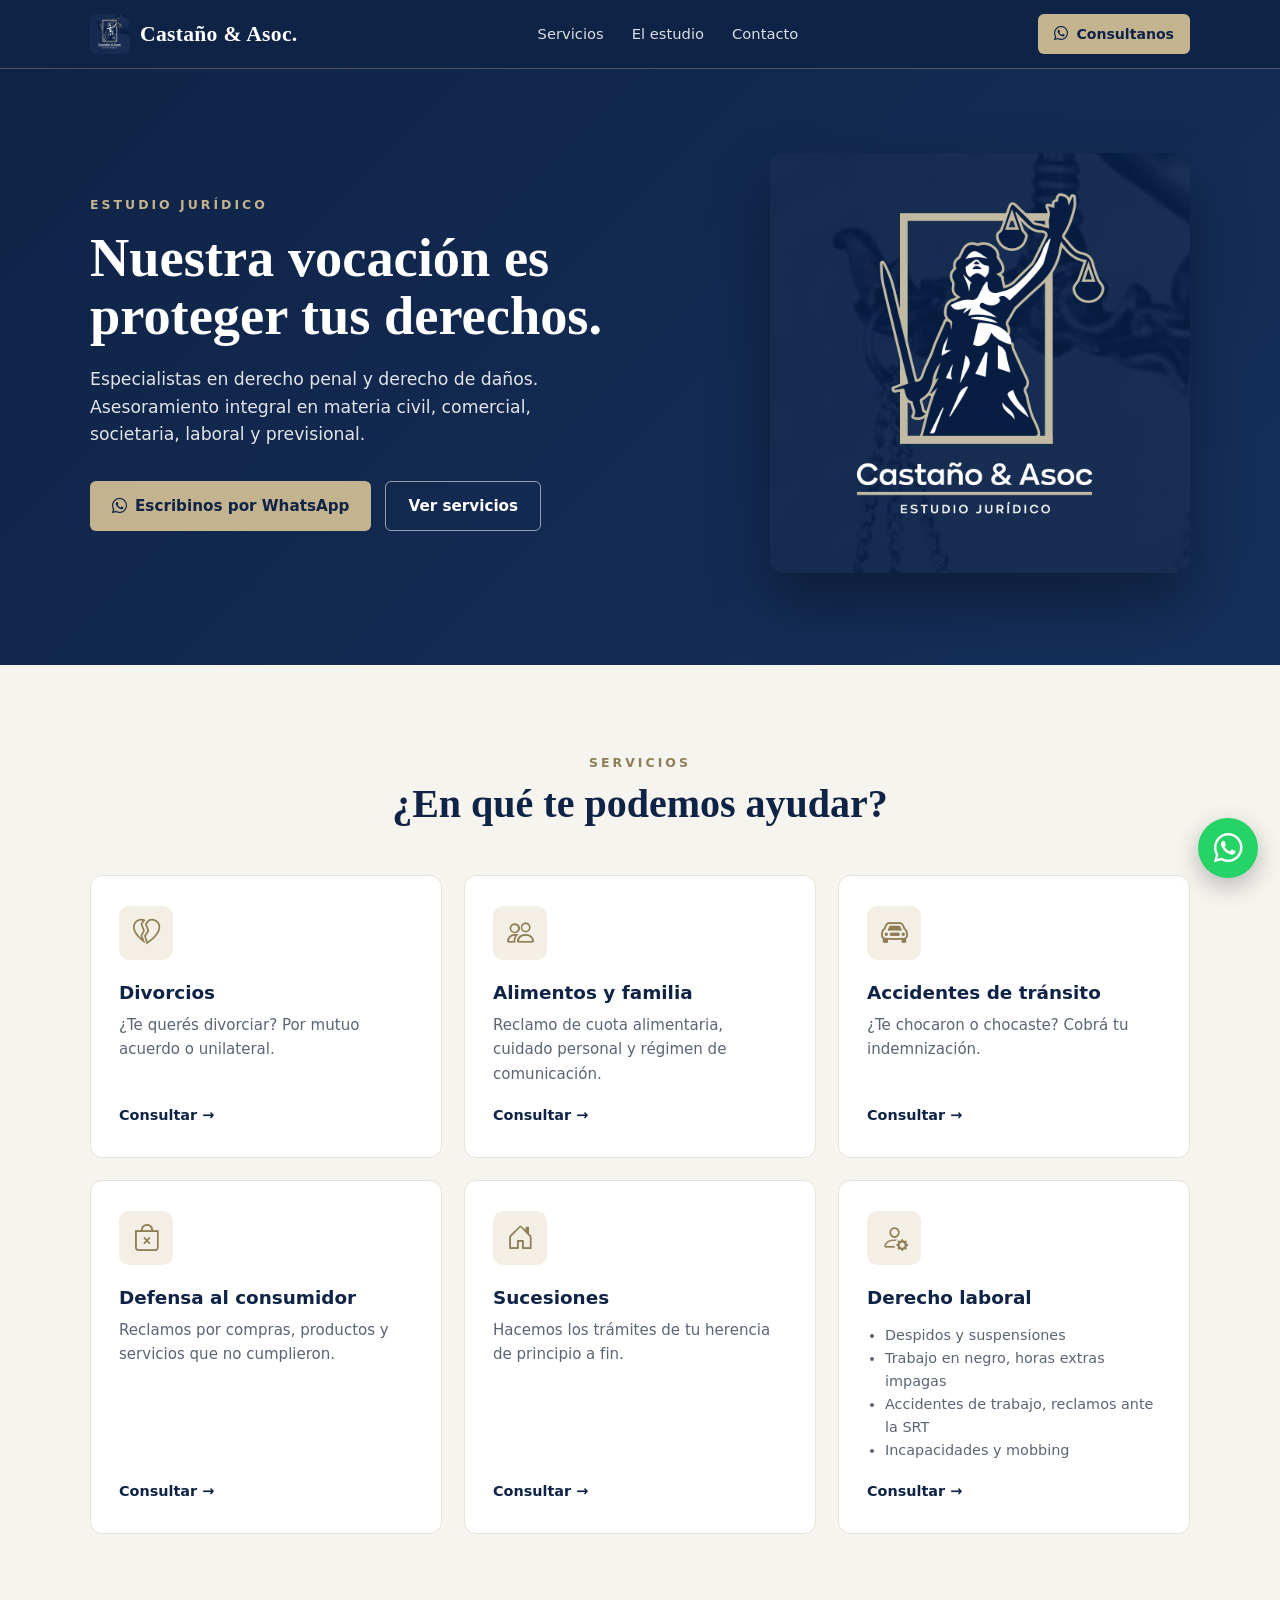
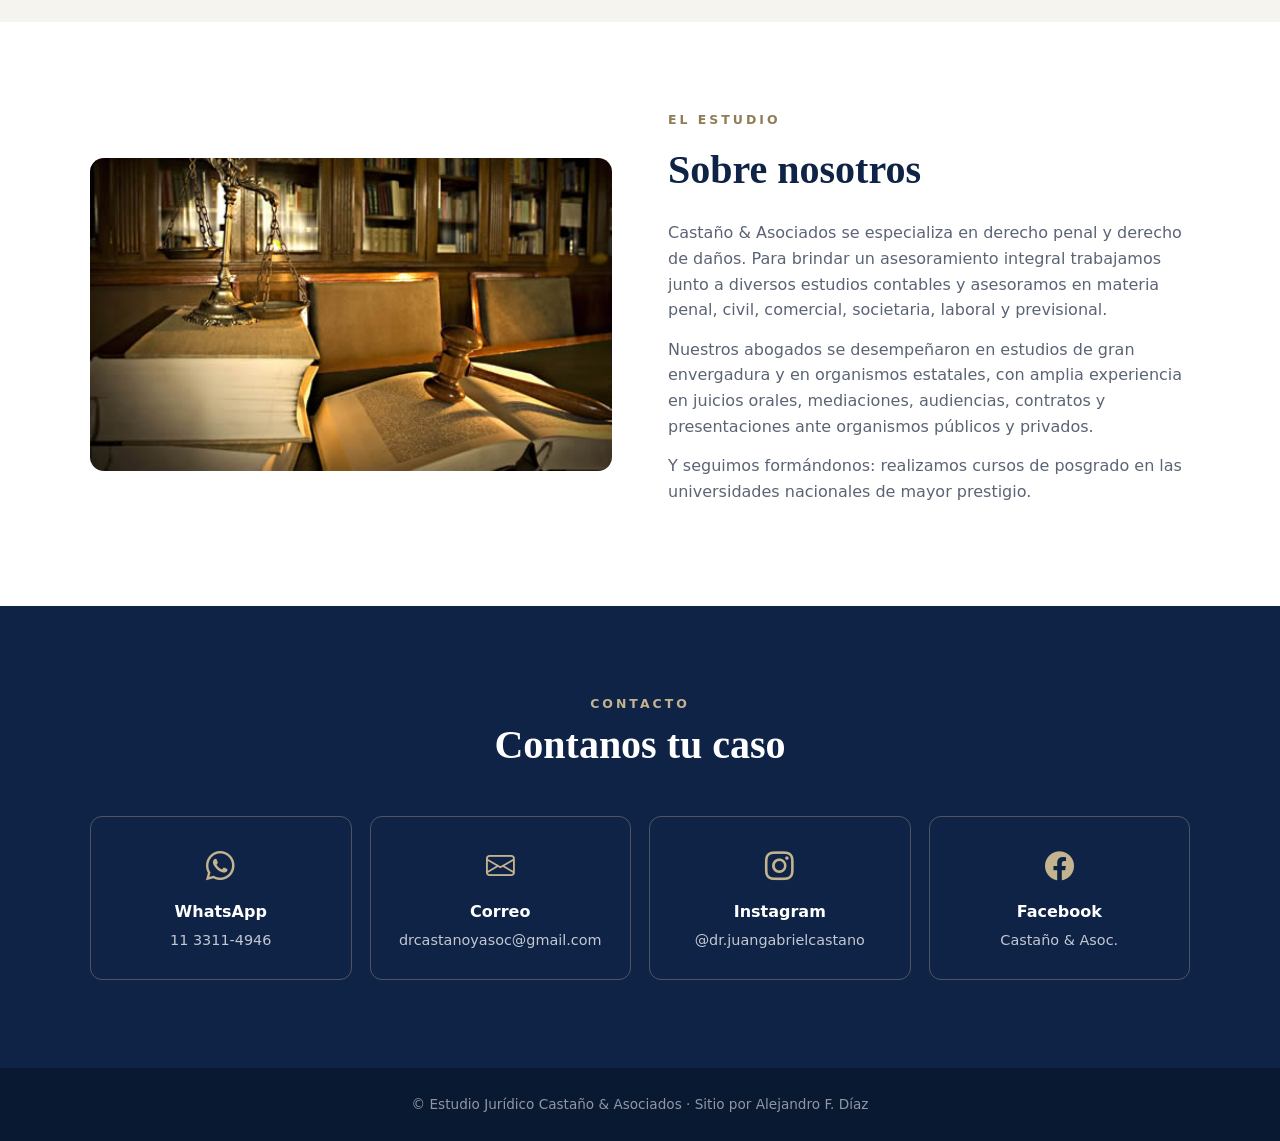
<file: index.html>
<!DOCTYPE html>
<html lang="es">
<head>
<meta charset="UTF-8">
<meta name="viewport" content="width=device-width, initial-scale=1">
<meta http-equiv="Content-Security-Policy" content="default-src 'none'; style-src 'self' https://fonts.googleapis.com https://cdn.jsdelivr.net; font-src https://fonts.gstatic.com https://cdn.jsdelivr.net; img-src 'self'; base-uri 'none'; form-action 'none'; upgrade-insecure-requests">
<meta name="referrer" content="strict-origin-when-cross-origin">
<title>Estudio Jurídico Castaño &amp; Asociados — Abogados</title>
<meta name="description" content="Estudio Jurídico Castaño &amp; Asociados: divorcios, alimentos, accidentes de tránsito, defensa al consumidor, sucesiones y derecho laboral. Consultanos por WhatsApp.">
<meta name="theme-color" content="#0f2346">
<meta property="og:type" content="website">
<meta property="og:title" content="Estudio Jurídico Castaño &amp; Asociados">
<meta property="og:description" content="Nuestra vocación es proteger tus derechos. Consultanos por WhatsApp.">
<meta property="og:image" content="https://castanoyasoc-30ce2.web.app/img/logo-castano.png">
<link rel="icon" type="image/png" sizes="48x48" href="img/android-icon-48x48.png">
<link rel="apple-touch-icon" href="img/android-chrome-192x192.png">
<link rel="preconnect" href="https://fonts.googleapis.com">
<link rel="preconnect" href="https://fonts.gstatic.com" crossorigin>
<link href="https://fonts.googleapis.com/css2?family=Cormorant+Garamond:wght@600;700&family=Inter:wght@400;500;600&display=swap" rel="stylesheet">
<link rel="stylesheet" href="https://cdn.jsdelivr.net/npm/bootstrap-icons@1.11.3/font/bootstrap-icons.min.css" integrity="sha384-XGjxtQfXaH2tnPFa9x+ruJTuLE3Aa6LhHSWRr1XeTyhezb4abCG4ccI5AkVDxqC+" crossorigin="anonymous">
<link rel="stylesheet" href="estilo.css">
</head>
<body>
<header><div class="wrap">
  <a class="marca" href="#inicio"><img src="img/android-chrome-192x192.png" alt="">Castaño &amp; Asoc.</a>
  <nav><a href="#servicios">Servicios</a><a href="#estudio">El estudio</a><a href="#contacto">Contacto</a></nav>
  <a class="btn btn-oro" href="https://wa.me/5491133114946?text=Hola%2C%20quiero%20hacer%20una%20consulta." target="_blank" rel="noopener"><i class="bi bi-whatsapp"></i><span>Consultanos</span></a>
</div></header>

<main>
<div class="hero" id="inicio"><div class="wrap">
  <div>
    <div class="eyebrow">Estudio Jurídico</div>
    <h1>Nuestra vocación es proteger tus derechos.</h1>
    <p>Especialistas en derecho penal y derecho de daños. Asesoramiento integral en materia civil, comercial, societaria, laboral y previsional.</p>
    <div class="acciones">
      <a class="btn btn-oro" href="https://wa.me/5491133114946?text=Hola%2C%20quiero%20hacer%20una%20consulta." target="_blank" rel="noopener"><i class="bi bi-whatsapp"></i>Escribinos por WhatsApp</a>
      <a class="btn btn-linea" href="#servicios">Ver servicios</a>
    </div>
  </div>
  <img src="img/logo-castano.png" alt="Logo de Castaño &amp; Asociados, Estudio Jurídico" width="420" height="420">
</div></div>

<section class="servicios" id="servicios"><div class="wrap">
  <div class="titulo"><div class="eyebrow">Servicios</div><h2>¿En qué te podemos ayudar?</h2></div>
  <div class="grilla">
    <div class="card"><i class="bi bi-heartbreak ico" aria-hidden="true"></i><h3>Divorcios</h3><p>¿Te querés divorciar? Por mutuo acuerdo o unilateral.</p><a class="mas" href="https://wa.me/5491133114946?text=Hola%2C%20quiero%20consultar%20por%20un%20divorcio." target="_blank" rel="noopener">Consultar →</a></div>
    <div class="card"><i class="bi bi-people ico" aria-hidden="true"></i><h3>Alimentos y familia</h3><p>Reclamo de cuota alimentaria, cuidado personal y régimen de comunicación.</p><a class="mas" href="https://wa.me/5491133114946?text=Hola%2C%20quiero%20consultar%20por%20alimentos%20y%20familia." target="_blank" rel="noopener">Consultar →</a></div>
    <div class="card"><i class="bi bi-car-front ico" aria-hidden="true"></i><h3>Accidentes de tránsito</h3><p>¿Te chocaron o chocaste? Cobrá tu indemnización.</p><a class="mas" href="https://wa.me/5491133114946?text=Hola%2C%20quiero%20consultar%20por%20un%20accidente%20de%20tr%C3%A1nsito." target="_blank" rel="noopener">Consultar →</a></div>
    <div class="card"><i class="bi bi-bag-x ico" aria-hidden="true"></i><h3>Defensa al consumidor</h3><p>Reclamos por compras, productos y servicios que no cumplieron.</p><a class="mas" href="https://wa.me/5491133114946?text=Hola%2C%20quiero%20consultar%20por%20defensa%20al%20consumidor." target="_blank" rel="noopener">Consultar →</a></div>
    <div class="card"><i class="bi bi-house-door ico" aria-hidden="true"></i><h3>Sucesiones</h3><p>Hacemos los trámites de tu herencia de principio a fin.</p><a class="mas" href="https://wa.me/5491133114946?text=Hola%2C%20quiero%20consultar%20por%20una%20sucesi%C3%B3n." target="_blank" rel="noopener">Consultar →</a></div>
    <div class="card"><i class="bi bi-person-gear ico" aria-hidden="true"></i><h3>Derecho laboral</h3><ul><li>Despidos y suspensiones</li><li>Trabajo en negro, horas extras impagas</li><li>Accidentes de trabajo, reclamos ante la SRT</li><li>Incapacidades y mobbing</li></ul><a class="mas" href="https://wa.me/5491133114946?text=Hola%2C%20quiero%20consultar%20por%20un%20tema%20laboral." target="_blank" rel="noopener">Consultar →</a></div>
  </div>
</div></section>

<section class="estudio" id="estudio"><div class="wrap">
  <img src="img/bufete-de-abogados-1.jpg" alt="Oficina del estudio" loading="lazy">
  <div>
    <div class="eyebrow">El estudio</div>
    <h2>Sobre nosotros</h2>
    <p>Castaño &amp; Asociados se especializa en derecho penal y derecho de daños. Para brindar un asesoramiento integral trabajamos junto a diversos estudios contables y asesoramos en materia penal, civil, comercial, societaria, laboral y previsional.</p>
    <p>Nuestros abogados se desempeñaron en estudios de gran envergadura y en organismos estatales, con amplia experiencia en juicios orales, mediaciones, audiencias, contratos y presentaciones ante organismos públicos y privados.</p>
    <p>Y seguimos formándonos: realizamos cursos de posgrado en las universidades nacionales de mayor prestigio.</p>
  </div>
</div></section>

<section class="contacto" id="contacto"><div class="wrap">
  <div class="titulo"><div class="eyebrow">Contacto</div><h2>Contanos tu caso</h2></div>
  <div class="canales">
    <a class="canal" href="https://wa.me/5491133114946?text=Hola%2C%20quiero%20hacer%20una%20consulta." target="_blank" rel="noopener"><i class="bi bi-whatsapp" aria-hidden="true"></i><div><b>WhatsApp</b><span>11 3311-4946</span></div></a>
    <a class="canal" href="mailto:drcastanoyasoc@gmail.com?subject=Consulta%20desde%20la%20web"><i class="bi bi-envelope" aria-hidden="true"></i><div><b>Correo</b><span>drcastanoyasoc@gmail.com</span></div></a>
    <a class="canal" href="https://www.instagram.com/dr.juangabrielcastano/" target="_blank" rel="noopener"><i class="bi bi-instagram" aria-hidden="true"></i><div><b>Instagram</b><span>@dr.juangabrielcastano</span></div></a>
    <a class="canal" href="https://www.facebook.com/profile.php?id=100085664975216" target="_blank" rel="noopener"><i class="bi bi-facebook" aria-hidden="true"></i><div><b>Facebook</b><span>Castaño &amp; Asoc.</span></div></a>
  </div>
</div></section>
</main>

<footer>© Estudio Jurídico Castaño &amp; Asociados · Sitio por Alejandro F. Díaz</footer>
<a class="wsp" href="https://wa.me/5491133114946?text=Hola%2C%20quiero%20hacer%20una%20consulta." target="_blank" rel="noopener" aria-label="Escribinos por WhatsApp"><i class="bi bi-whatsapp"></i></a>
</body>
</html>
</file>
<file: estilo.css>
/* Estudio Jurídico Castaño & Asociados — colores tomados del logo */
:root{--azul:#0f2346;--azul2:#16305c;--oro:#c3b38f;--oro2:#8f7d55;--tinta:#1c2333;--gris:#5b6475;--fondo:#f6f4ef}
*{box-sizing:border-box;margin:0;padding:0}
html{scroll-behavior:smooth;scroll-padding-top:76px}
body{font-family:Inter,system-ui,-apple-system,"Segoe UI",sans-serif;color:var(--tinta);background:#fff;line-height:1.6}
a{color:inherit;text-decoration:none}
img{max-width:100%}
.wrap{max-width:1140px;margin:0 auto;padding:0 20px}

/* Barra superior */
header{position:sticky;top:0;z-index:10;background:var(--azul);color:#fff;border-bottom:1px solid rgba(195,179,143,.35)}
header .wrap{display:flex;align-items:center;justify-content:space-between;height:68px;gap:16px}
.marca{display:flex;align-items:center;gap:10px;font-family:'Cormorant Garamond',Georgia,serif;font-size:1.35rem;font-weight:700;letter-spacing:.3px}
.marca img{width:40px;height:40px;border-radius:6px}
header nav{display:flex;gap:28px;font-size:.92rem}
header nav a{opacity:.85}
header nav a:hover{opacity:1;color:var(--oro)}

/* Botones */
.btn{display:inline-flex;align-items:center;gap:8px;padding:12px 22px;border-radius:6px;font-weight:600;font-size:.95rem;transition:transform .15s,box-shadow .15s}
.btn:hover{transform:translateY(-1px);box-shadow:0 6px 18px rgba(0,0,0,.18)}
.btn-oro{background:var(--oro);color:var(--azul)}
.btn-linea{border:1.5px solid rgba(255,255,255,.55);color:#fff}
header .btn{padding:9px 16px;font-size:.88rem}

/* Portada */
.hero{background:linear-gradient(135deg,var(--azul) 0%,var(--azul2) 100%);color:#fff;padding:84px 0 92px}
.hero .wrap{display:grid;grid-template-columns:1.25fr 1fr;gap:56px;align-items:center}
.eyebrow{color:var(--oro);letter-spacing:3px;font-size:.78rem;font-weight:600;text-transform:uppercase}
.hero h1{font-family:'Cormorant Garamond',Georgia,serif;font-size:3.4rem;line-height:1.08;margin:14px 0 20px;font-weight:700}
.hero p{font-size:1.08rem;opacity:.88;max-width:520px}
.acciones{display:flex;gap:14px;margin-top:32px;flex-wrap:wrap}
.hero img{width:100%;max-width:420px;justify-self:end;border-radius:14px;box-shadow:0 30px 60px rgba(0,0,0,.35)}

/* Secciones */
section{padding:88px 0}
.titulo{text-align:center;margin-bottom:48px}
.titulo h2{font-family:'Cormorant Garamond',Georgia,serif;font-size:2.5rem;color:var(--azul);margin-top:8px;line-height:1.15}
.titulo .eyebrow{color:var(--oro2)}

/* Servicios */
.servicios{background:var(--fondo)}
.grilla{display:grid;grid-template-columns:repeat(3,1fr);gap:22px}
.card{background:#fff;border:1px solid #e7e2d6;border-radius:12px;padding:30px 28px;display:flex;flex-direction:column;transition:border-color .15s,box-shadow .15s}
.card:hover{border-color:var(--oro);box-shadow:0 12px 28px rgba(15,35,70,.08)}
.card .ico{font-size:1.7rem;color:var(--oro2);background:#f3efe4;width:54px;height:54px;border-radius:10px;display:grid;place-items:center;margin-bottom:18px}
.card h3{font-size:1.15rem;color:var(--azul);margin-bottom:6px}
.card p{color:var(--gris);font-size:.94rem}
.card ul{color:var(--gris);font-size:.9rem;margin:6px 0 0 18px}
.card .mas{margin-top:auto;padding-top:18px;color:var(--azul);font-weight:600;font-size:.9rem}
.card .mas:hover{color:var(--oro2)}

/* El estudio */
.estudio .wrap{display:grid;grid-template-columns:1fr 1fr;gap:56px;align-items:center}
.estudio img{width:100%;border-radius:14px}
.estudio h2{font-family:'Cormorant Garamond',Georgia,serif;font-size:2.5rem;color:var(--azul);margin:8px 0 18px}
.estudio p{color:var(--gris);margin-bottom:14px}
.estudio .eyebrow{color:var(--oro2)}

/* Contacto */
.contacto{background:var(--azul);color:#fff}
.contacto .titulo h2{color:#fff}
.contacto .titulo .eyebrow{color:var(--oro)}
.canales{display:grid;grid-template-columns:repeat(4,1fr);gap:18px}
.canal{border:1px solid rgba(195,179,143,.35);border-radius:12px;padding:26px;text-align:center;transition:background .15s}
.canal:hover{background:rgba(255,255,255,.05)}
.canal i{font-size:1.8rem;color:var(--oro)}
.canal b{display:block;margin:10px 0 2px}
.canal span{opacity:.75;font-size:.9rem;word-break:break-word}

footer{background:#0a1932;color:rgba(255,255,255,.55);text-align:center;font-size:.85rem;padding:26px 20px}

/* Botón flotante de WhatsApp */
.wsp{position:fixed;right:22px;bottom:22px;z-index:20;width:60px;height:60px;border-radius:50%;background:#25d366;color:#fff;display:grid;place-items:center;font-size:1.8rem;box-shadow:0 8px 24px rgba(0,0,0,.25)}

@media (max-width:860px){
  header nav{display:none}
  header .btn span{display:none}
  .hero{padding:52px 0 60px}
  .hero .wrap,.estudio .wrap{grid-template-columns:1fr;gap:36px}
  .hero h1{font-size:2.4rem}
  .hero img{justify-self:center;max-width:300px}
  .grilla{grid-template-columns:1fr}
  .canales{grid-template-columns:1fr 1fr}
  section{padding:60px 0}
  .titulo h2,.estudio h2{font-size:2rem}
}
@media (max-width:560px){
  .canales{grid-template-columns:1fr;gap:12px}
  .canal{display:flex;align-items:center;gap:16px;text-align:left;padding:16px 20px}
  .canal b{margin:0}
  .canal span{display:block}
}
@media (max-width:400px){
  .marca{font-size:1.15rem}
}
</file>
